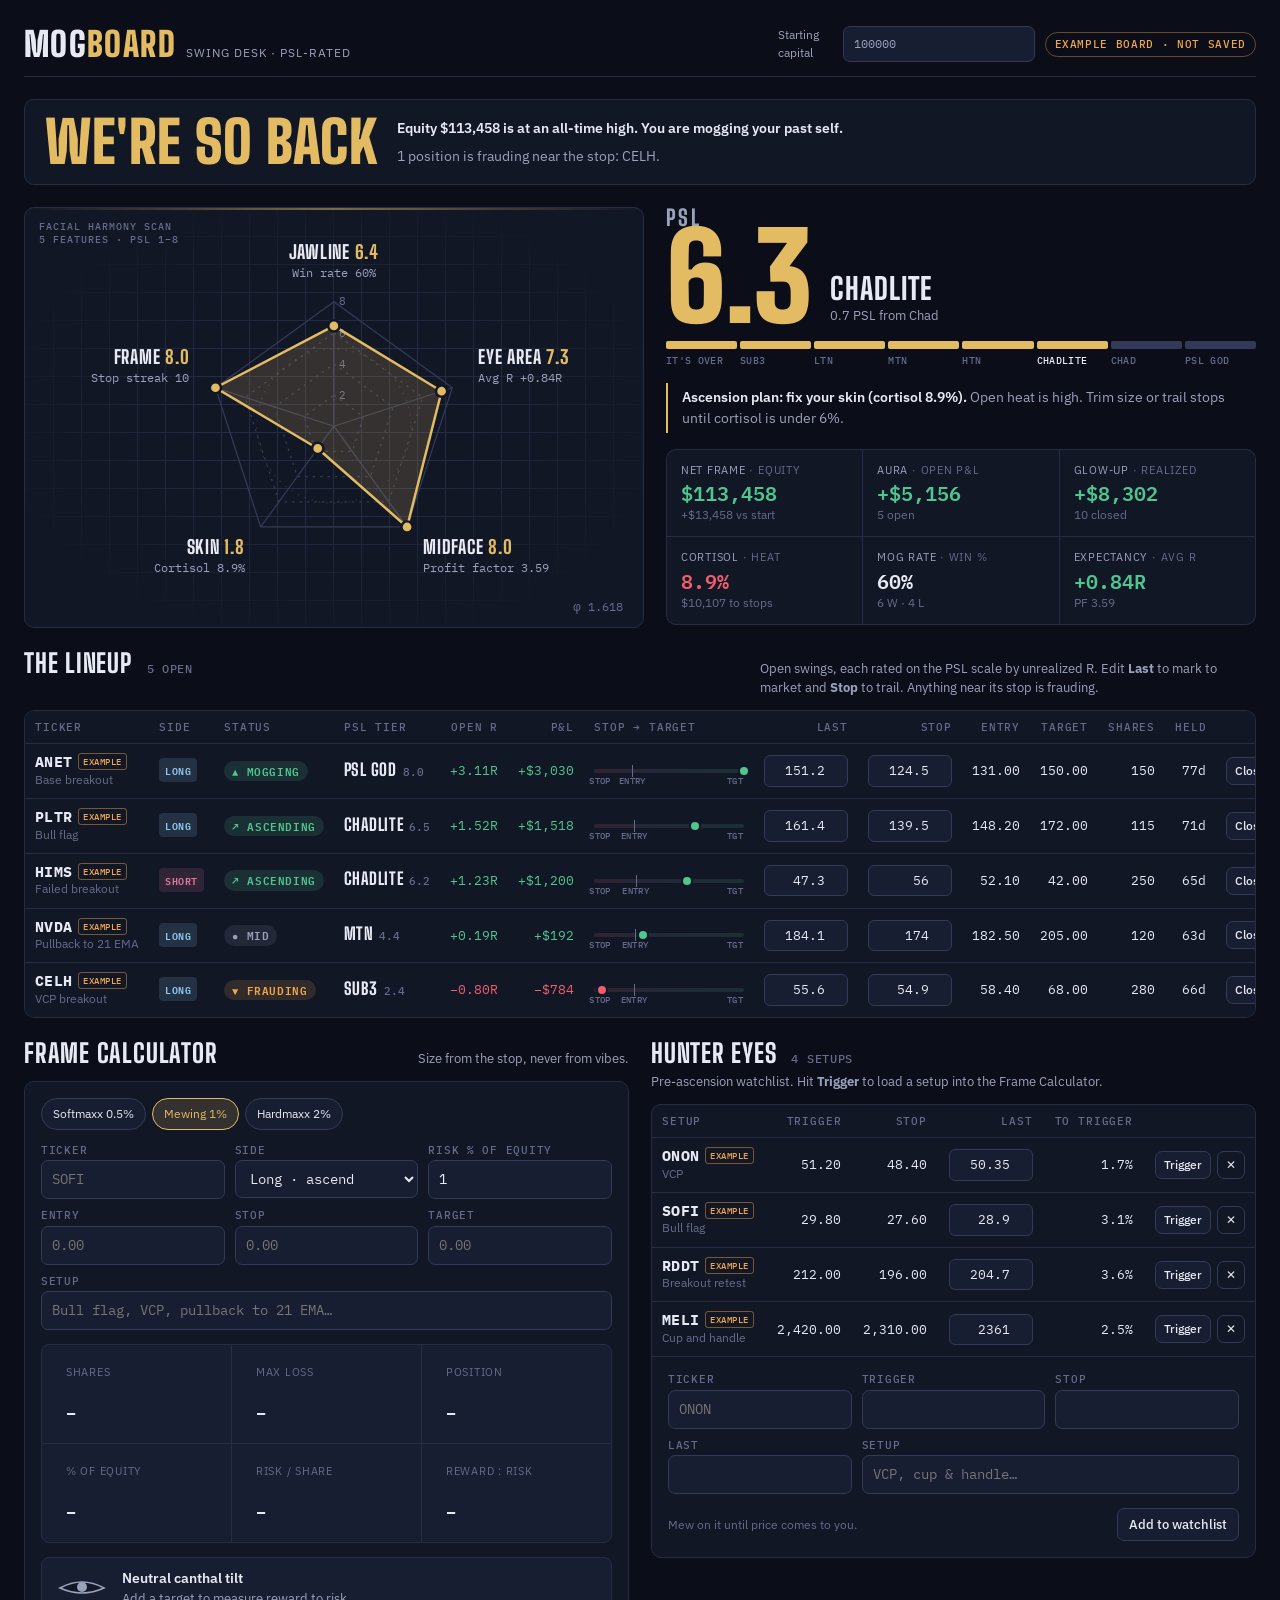
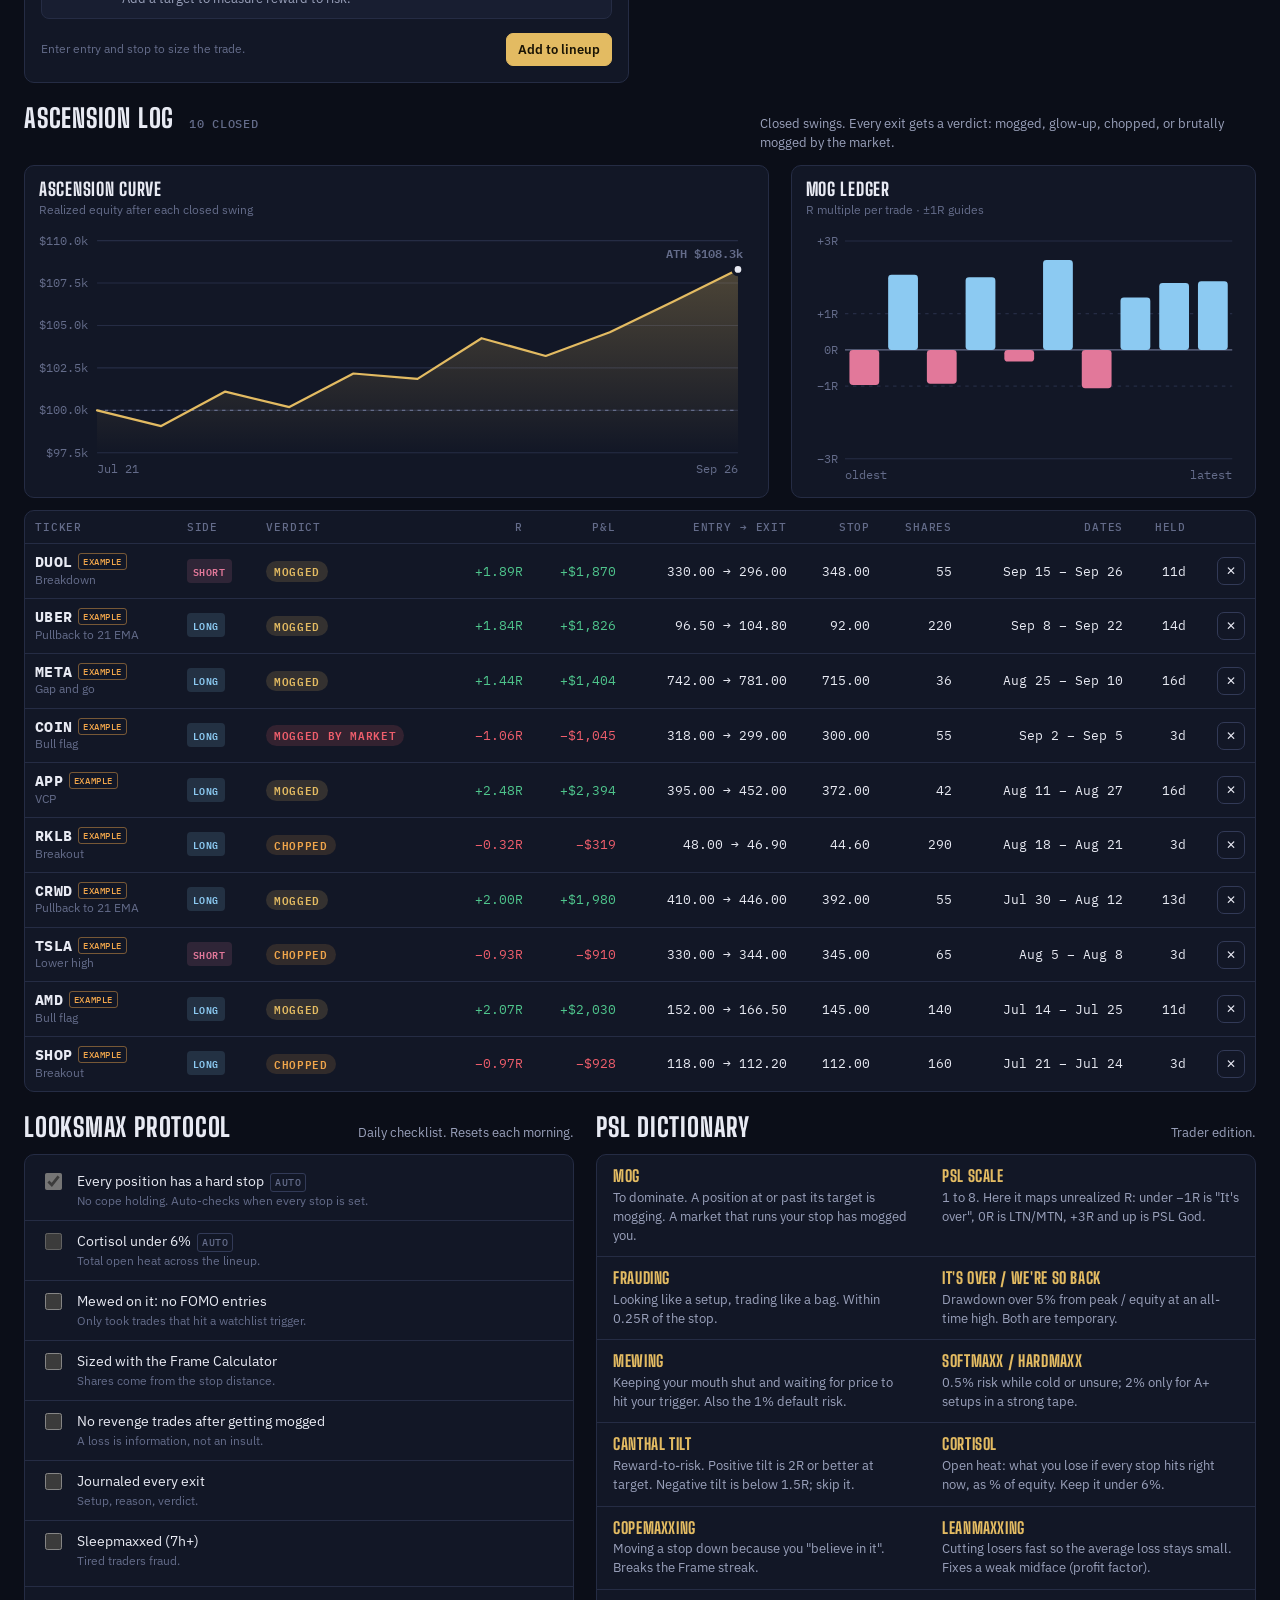
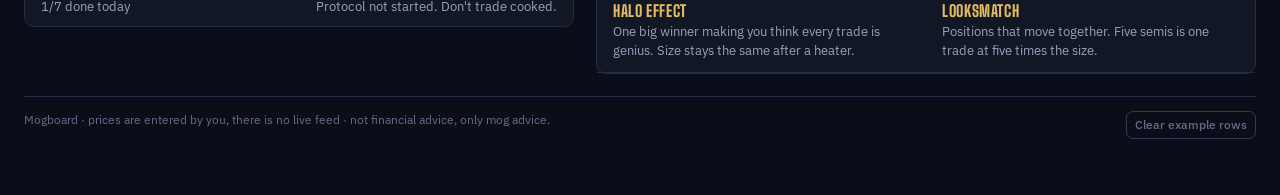
<file: index.html>
<!doctype html>
<html lang="en">
<head>
<meta charset="utf-8">
<meta name="viewport" content="width=device-width, initial-scale=1, viewport-fit=cover">
<title>Mogboard</title>
<link rel="preconnect" href="https://fonts.googleapis.com">
<link rel="preconnect" href="https://fonts.gstatic.com" crossorigin>
<link rel="stylesheet" href="https://fonts.googleapis.com/css2?family=Big+Shoulders+Display:wght@600;800;900&family=IBM+Plex+Mono:wght@400;500;600&family=IBM+Plex+Sans:wght@400;500;600&display=swap">
<style>
/* Layout: a face-scan clinic for your portfolio. Rating panel (radar "face") up top, then the board, the tools, the ledger, the protocol. Single dark look, by choice. */
:root {
  color-scheme: dark;
  --bg: #0b0e18;
  --panel: #121726;
  --panel-2: #181e31;
  --line: #252c44;
  --line-2: #323a57;
  --fg: #e8eaf3;
  --muted: #9aa1bb;
  --faint: #646c8a;
  --gold: #e3bb62;        /* phi gold: the accent */
  --gold-dim: rgba(227,187,98,.16);
  --ice: #8ccaf2;         /* wins / positive polarity */
  --rose: #e2789a;        /* losses / negative polarity */
  --good: #4fc68d;
  --warn: #f1a64b;
  --bad: #ef5e6c;
  --good-bg: rgba(79,198,141,.14);
  --warn-bg: rgba(241,166,75,.14);
  --bad-bg: rgba(239,94,108,.15);
  --neutral-bg: rgba(154,161,187,.12);
  --f-display: "Big Shoulders Display", "Arial Narrow", Impact, sans-serif;
  --f-body: "IBM Plex Sans", system-ui, -apple-system, "Segoe UI", sans-serif;
  --f-mono: "IBM Plex Mono", ui-monospace, "SF Mono", Menlo, monospace;
  --r: 10px;
}
* { box-sizing: border-box; }
body {
  background: var(--bg);
  color: var(--fg);
  font: 14px/1.5 var(--f-body);
  padding-inline: 16px;
  padding-block: 0 48px;
}
.wrap { max-width: 1240px; margin: 0 auto; display: flex; flex-direction: column; gap: 22px; }
button, input, select { font: inherit; color: inherit; }
:focus-visible { outline: 2px solid var(--gold); outline-offset: 2px; }
.num, td.n, .mono { font-family: var(--f-mono); font-variant-numeric: tabular-nums; }

/* ---------- header ---------- */
header.top {
  display: flex; flex-wrap: wrap; align-items: center; justify-content: space-between; gap: 12px 20px;
  padding-block: 18px 14px; border-bottom: 1px solid var(--line);
}
.brand { display: flex; align-items: baseline; gap: 10px; }
.brand h1 {
  margin: 0; font: 900 34px/1 var(--f-display); letter-spacing: .04em; text-transform: uppercase;
}
.brand h1 span { color: var(--gold); }
.brand .tag { color: var(--muted); font-size: 12px; letter-spacing: .08em; text-transform: uppercase; }
.top-right { display: flex; flex-wrap: wrap; align-items: center; gap: 10px; }
.mode-chip {
  font: 500 11px/1 var(--f-mono); letter-spacing: .06em; text-transform: uppercase;
  padding: 6px 9px; border-radius: 999px; border: 1px solid var(--line-2); color: var(--muted);
}
.mode-chip.live { color: var(--good); border-color: rgba(79,198,141,.4); }
.mode-chip.demo { color: var(--warn); border-color: rgba(241,166,75,.4); }
.cap-field { display: flex; align-items: center; gap: 8px; color: var(--muted); font-size: 12px; }
.cap-field input { width: 120px; }

/* ---------- banner ---------- */
.banner {
  display: grid; grid-template-columns: auto 1fr; gap: 4px 18px; align-items: center;
  padding: 16px 20px; border-radius: var(--r); background: var(--panel); border: 1px solid var(--line);
}
.banner .verdict {
  grid-row: span 2; font: 900 clamp(34px, 6vw, 58px)/.9 var(--f-display); text-transform: uppercase; letter-spacing: .01em;
}
.banner.back .verdict { color: var(--gold); }
.banner.over .verdict { color: var(--rose); }
.banner.mid .verdict { color: var(--fg); }
.banner .line1 { font-weight: 600; }
.banner .line2 { color: var(--muted); }
@media (max-width: 560px) { .banner { grid-template-columns: 1fr; } .banner .verdict { grid-row: auto; } }

/* ---------- rating panel ---------- */
.rating { display: grid; grid-template-columns: minmax(0, 1.05fr) minmax(0, 1fr); gap: 22px; }
@media (max-width: 860px) { .rating { grid-template-columns: 1fr; } }
.scan {
  position: relative; border-radius: var(--r); border: 1px solid var(--line);
  background:
    linear-gradient(var(--line) 1px, transparent 1px) 0 0 / 100% 28px,
    linear-gradient(90deg, var(--line) 1px, transparent 1px) 0 0 / 28px 100%,
    var(--panel);
  background-blend-mode: normal;
  padding: 14px 10px 6px; overflow: hidden;
}
.scan::before { content: ""; position: absolute; inset: 0; background: radial-gradient(ellipse at 50% 50%, transparent 30%, var(--panel) 78%); pointer-events: none; }
.scan svg { position: relative; display: block; width: 100%; height: auto; }
.scan .scan-label {
  position: absolute; top: 12px; left: 14px; z-index: 1;
  font: 500 10px/1.3 var(--f-mono); letter-spacing: .1em; text-transform: uppercase; color: var(--faint);
}
.scan .scanline {
  position: absolute; left: 0; right: 0; height: 2px; top: 0; z-index: 1;
  background: linear-gradient(90deg, transparent, var(--gold), transparent); opacity: .5;
  animation: scan 4.5s ease-in-out infinite alternate;
}
@keyframes scan { from { top: 4%; } to { top: 94%; } }
@media (prefers-reduced-motion: reduce) { .scan .scanline { animation: none; display: none; } }

.score-card { display: flex; flex-direction: column; gap: 16px; min-width: 0; }
.psl-big { display: flex; align-items: flex-end; gap: 18px; flex-wrap: wrap; }
.psl-big .val { font: 900 clamp(76px, 12vw, 120px)/.8 var(--f-display); color: var(--gold); letter-spacing: -.01em; }
.psl-big .unit { font: 800 22px/1 var(--f-display); letter-spacing: .12em; color: var(--muted); text-transform: uppercase; }
.psl-big .tier { font: 800 30px/1 var(--f-display); text-transform: uppercase; letter-spacing: .03em; }
.psl-big .tier small { display: block; font: 400 13px/1.4 var(--f-body); color: var(--muted); letter-spacing: 0; text-transform: none; margin-top: 4px; }
.scale { display: grid; grid-template-columns: repeat(8, 1fr); gap: 3px; }
.scale div { height: 8px; border-radius: 2px; background: var(--line-2); }
.scale div.on { background: var(--gold); }
.scale-labels { display: grid; grid-template-columns: repeat(8, 1fr); gap: 3px; font: 500 9.5px/1.2 var(--f-mono); color: var(--faint); text-transform: uppercase; letter-spacing: .04em; }
.scale-labels span.on { color: var(--fg); }
.fix {
  border-left: 2px solid var(--gold); padding: 4px 0 4px 14px; color: var(--muted);
}
.fix b { color: var(--fg); font-weight: 600; }
.kpis { display: grid; grid-template-columns: repeat(3, minmax(0, 1fr)); gap: 1px; background: var(--line); border: 1px solid var(--line); border-radius: var(--r); overflow: hidden; }
@media (max-width: 520px) { .kpis { grid-template-columns: repeat(2, minmax(0, 1fr)); } }
.kpi { background: var(--panel); padding: 12px 14px; min-width: 0; }
.kpi .k { font-size: 11px; letter-spacing: .07em; text-transform: uppercase; color: var(--muted); }
.kpi .k em { font-style: normal; color: var(--faint); }
.kpi .v { font: 600 20px/1.3 var(--f-mono); font-variant-numeric: tabular-nums; margin-top: 2px; }
.kpi .s { font-size: 12px; color: var(--faint); }
.pos { color: var(--good); } .neg { color: var(--bad); }

/* ---------- sections ---------- */
section.block { display: flex; flex-direction: column; gap: 12px; }
.sec-head { display: flex; flex-wrap: wrap; align-items: baseline; justify-content: space-between; gap: 6px 16px; }
.sec-head h2 { margin: 0; font: 800 26px/1 var(--f-display); text-transform: uppercase; letter-spacing: .03em; text-wrap: balance; }
.sec-head h2 small { font: 500 12px/1 var(--f-mono); color: var(--faint); letter-spacing: .06em; margin-left: 8px; }
.sec-head p { margin: 0; color: var(--muted); font-size: 13px; max-width: 62ch; }
.panel { background: var(--panel); border: 1px solid var(--line); border-radius: var(--r); }
.table-scroll { overflow-x: auto; }
table { width: 100%; border-collapse: collapse; font-size: 13px; }
th { text-align: left; font: 500 10.5px/1.2 var(--f-mono); letter-spacing: .08em; text-transform: uppercase; color: var(--faint); padding: 10px 10px; border-bottom: 1px solid var(--line); white-space: nowrap; }
td { padding: 10px; border-bottom: 1px solid var(--line); vertical-align: middle; white-space: nowrap; }
tr:last-child td { border-bottom: 0; }
th.n, td.n { text-align: right; }
.tk { font: 700 15px/1.1 var(--f-mono); letter-spacing: .02em; }
.tk-sub { font-size: 11.5px; color: var(--faint); }
.side { font: 600 10px/1 var(--f-mono); padding: 3px 6px; border-radius: 4px; letter-spacing: .06em; }
.side.long { background: rgba(140,202,242,.14); color: var(--ice); }
.side.short { background: rgba(226,120,154,.14); color: var(--rose); }
.ex { font: 500 9px/1 var(--f-mono); color: var(--warn); border: 1px solid rgba(241,166,75,.45); border-radius: 3px; padding: 2px 4px; margin-left: 6px; letter-spacing: .06em; vertical-align: 2px; }
.cell-in { width: 84px; background: var(--panel-2); border: 1px solid var(--line-2); border-radius: 6px; padding: 5px 7px; text-align: right; font-family: var(--f-mono); font-variant-numeric: tabular-nums; }
.cell-in:hover { border-color: var(--faint); }

.pill { display: inline-flex; align-items: center; gap: 5px; font: 600 10.5px/1 var(--f-mono); letter-spacing: .06em; text-transform: uppercase; padding: 5px 8px; border-radius: 999px; }
.pill.good { background: var(--good-bg); color: var(--good); }
.pill.warn { background: var(--warn-bg); color: var(--warn); }
.pill.bad { background: var(--bad-bg); color: var(--bad); }
.pill.neutral { background: var(--neutral-bg); color: var(--muted); }
.pill.gold { background: var(--gold-dim); color: var(--gold); }

.tier-chip { display: inline-flex; align-items: baseline; gap: 6px; }
.tier-chip b { font: 800 17px/1 var(--f-display); letter-spacing: .03em; text-transform: uppercase; }
.tier-chip span { font: 500 11px/1 var(--f-mono); color: var(--faint); }

/* stop → target "jawline" bar */
.jaw { position: relative; width: 150px; height: 26px; }
.jaw .track { position: absolute; left: 0; right: 0; top: 11px; height: 4px; border-radius: 2px; background: linear-gradient(90deg, var(--bad-bg), var(--neutral-bg) 40%, var(--good-bg)); }
.jaw .tick { position: absolute; top: 7px; width: 1px; height: 12px; background: var(--faint); }
.jaw .dot { position: absolute; top: 7px; width: 12px; height: 12px; margin-left: -6px; border-radius: 50%; background: var(--fg); border: 2px solid var(--panel); }
.jaw .lbl { position: absolute; top: 19px; font: 500 8.5px/1 var(--f-mono); color: var(--faint); letter-spacing: .04em; transform: translateX(-50%); }

.btn {
  display: inline-flex; align-items: center; gap: 6px; cursor: pointer;
  border: 1px solid var(--line-2); background: var(--panel-2); border-radius: 7px; padding: 6px 11px; font-size: 12.5px; font-weight: 500;
}
.btn:hover { border-color: var(--faint); }
.btn.primary { background: var(--gold); color: #1a1405; border-color: var(--gold); font-weight: 600; }
.btn.primary:hover { filter: brightness(1.07); }
.btn.ghost { background: transparent; }
.btn.danger:hover { border-color: var(--bad); color: var(--bad); }
.btn.sm { padding: 4px 8px; font-size: 12px; }
.actions { display: flex; gap: 6px; justify-content: flex-end; }

.close-row td { background: var(--panel-2); }
.close-form { display: flex; flex-wrap: wrap; align-items: center; gap: 10px; white-space: normal; }
.close-form label { display: flex; align-items: center; gap: 6px; color: var(--muted); font-size: 12px; }

.empty { padding: 28px 20px; text-align: center; color: var(--muted); display: flex; flex-direction: column; align-items: center; gap: 12px; }
.empty b { color: var(--fg); font: 800 22px/1 var(--f-display); text-transform: uppercase; letter-spacing: .03em; }

/* ---------- tools grid ---------- */
.tools { display: grid; grid-template-columns: minmax(0, 1fr) minmax(0, 1fr); gap: 22px; }
@media (max-width: 900px) { .tools { grid-template-columns: 1fr; } }
.form { padding: 16px; display: flex; flex-direction: column; gap: 14px; }
.grid-fields { display: grid; grid-template-columns: repeat(3, minmax(0, 1fr)); gap: 10px; }
@media (max-width: 520px) { .grid-fields { grid-template-columns: repeat(2, minmax(0, 1fr)); } }
.field { display: flex; flex-direction: column; gap: 4px; min-width: 0; }
.field label { font: 500 10.5px/1.2 var(--f-mono); letter-spacing: .07em; text-transform: uppercase; color: var(--faint); }
.field input, .field select, .cap-field input {
  width: 100%; background: var(--panel-2); border: 1px solid var(--line-2); border-radius: 7px; padding: 8px 10px;
  font-family: var(--f-mono); font-variant-numeric: tabular-nums;
}
.seg { display: flex; flex-wrap: wrap; gap: 6px; }
.seg button { cursor: pointer; border: 1px solid var(--line-2); background: var(--panel-2); border-radius: 999px; padding: 6px 11px; font-size: 12px; }
.seg button[aria-pressed="true"] { border-color: var(--gold); color: var(--gold); background: var(--gold-dim); }
.out { display: grid; grid-template-columns: repeat(3, minmax(0, 1fr)); gap: 1px; background: var(--line); border-radius: 8px; overflow: hidden; border: 1px solid var(--line); }
@media (max-width: 520px) { .out { grid-template-columns: repeat(2, minmax(0, 1fr)); } }
.out div { background: var(--panel-2); padding: 10px 12px; min-width: 0; }
.out .k { font-size: 10.5px; letter-spacing: .07em; text-transform: uppercase; color: var(--faint); }
.out .v { font: 600 17px/1.3 var(--f-mono); font-variant-numeric: tabular-nums; }
.tilt { display: flex; align-items: center; gap: 12px; padding: 10px 12px; border-radius: 8px; background: var(--panel-2); border: 1px solid var(--line); }
.tilt svg { flex: none; }
.tilt .t1 { font-weight: 600; }
.tilt .t2 { color: var(--muted); font-size: 12.5px; }
.row-end { display: flex; flex-wrap: wrap; gap: 10px; align-items: center; justify-content: space-between; }
.hint { color: var(--faint); font-size: 12px; }

/* ---------- charts ---------- */
.charts { display: grid; grid-template-columns: minmax(0, 1.6fr) minmax(0, 1fr); gap: 22px; }
@media (max-width: 900px) { .charts { grid-template-columns: 1fr; } }
.chart { position: relative; padding: 14px 14px 8px; }
.chart h3 { margin: 0 0 2px; font: 800 18px/1.1 var(--f-display); text-transform: uppercase; letter-spacing: .04em; }
.chart .sub { color: var(--faint); font-size: 12px; margin-bottom: 6px; }
.chart svg { display: block; width: 100%; height: auto; overflow: visible; }
.chart text { font-family: var(--f-mono); font-size: 10.5px; fill: var(--faint); }
.tip {
  position: absolute; pointer-events: none; z-index: 5; background: var(--bg); border: 1px solid var(--line-2); border-radius: 7px;
  padding: 7px 9px; font-size: 12px; line-height: 1.4; white-space: nowrap; box-shadow: 0 6px 24px rgba(0,0,0,.4);
}
.tip .tk { font-size: 13px; }

/* ---------- protocol + glossary ---------- */
.bottom { display: grid; grid-template-columns: minmax(0, 1fr) minmax(0, 1.2fr); gap: 22px; }
@media (max-width: 900px) { .bottom { grid-template-columns: 1fr; } }
.checks { list-style: none; margin: 0; padding: 6px 0; }
.checks li { display: flex; gap: 12px; align-items: flex-start; padding: 10px 16px; border-bottom: 1px solid var(--line); }
.checks li:last-child { border-bottom: 0; }
.checks input { width: 17px; height: 17px; accent-color: var(--gold); margin-top: 2px; flex: none; }
.checks label { cursor: pointer; }
.checks .auto { font: 500 9.5px/1 var(--f-mono); color: var(--faint); border: 1px solid var(--line-2); border-radius: 3px; padding: 2px 4px; margin-left: 6px; letter-spacing: .06em; }
.checks .why { display: block; color: var(--faint); font-size: 12px; }
.proto-foot { display: flex; justify-content: space-between; gap: 10px; flex-wrap: wrap; padding: 10px 16px; border-top: 1px solid var(--line); color: var(--muted); font-size: 12.5px; }
.gloss { display: grid; grid-template-columns: repeat(2, minmax(0, 1fr)); gap: 0; }
@media (max-width: 560px) { .gloss { grid-template-columns: 1fr; } }
.gloss div { padding: 12px 16px; border-bottom: 1px solid var(--line); }
.gloss dt { font: 800 16px/1.1 var(--f-display); text-transform: uppercase; letter-spacing: .04em; color: var(--gold); }
.gloss dd { margin: 3px 0 0; color: var(--muted); font-size: 12.5px; }

footer { color: var(--faint); font-size: 12px; border-top: 1px solid var(--line); padding-top: 14px; display: flex; flex-wrap: wrap; justify-content: space-between; gap: 8px; }

.toast {
  position: fixed; left: 50%; bottom: calc(18px + env(safe-area-inset-bottom, 0px)); transform: translateX(-50%); z-index: 20;
  background: var(--panel-2); border: 1px solid var(--line-2); border-radius: 8px; padding: 10px 14px; font-size: 13px; max-width: calc(100% - 32px);
  box-shadow: 0 8px 30px rgba(0,0,0,.45);
}
</style>
</head>
<body>
<div class="wrap">
  <header class="top">
    <div class="brand">
      <h1>Mog<span>board</span></h1>
      <span class="tag">Swing desk · PSL-rated</span>
    </div>
    <div class="top-right">
      <div class="cap-field"><label for="startEq">Starting capital</label><input id="startEq" type="number" min="0" step="100" inputmode="decimal"></div>
      <span id="modeChip" class="mode-chip">Connecting…</span>
    </div>
  </header>

  <div id="banner" class="banner mid">
    <div class="verdict">Scanning…</div>
    <div class="line1">Running facial analysis on your book.</div>
    <div class="line2">Hold still. Mew.</div>
  </div>

  <!-- Rating -->
  <section class="rating" aria-label="Portfolio PSL rating">
    <div class="scan">
      <div class="scan-label">Facial harmony scan<br>5 features · PSL 1–8</div>
      <div class="scanline" aria-hidden="true"></div>
      <div id="radar"></div>
    </div>
    <div class="score-card">
      <div class="psl-big">
        <div><div class="unit">PSL</div><div id="pslVal" class="val">–</div></div>
        <div id="pslTier" class="tier">–<small>Awaiting scan</small></div>
      </div>
      <div>
        <div id="scale" class="scale"></div>
        <div id="scaleLabels" class="scale-labels" style="margin-top:6px"></div>
      </div>
      <div id="fix" class="fix">Load a board to get your ascension plan.</div>
      <div id="kpis" class="kpis"></div>
    </div>
  </section>

  <!-- Open positions -->
  <section class="block">
    <div class="sec-head">
      <h2>The Lineup <small id="posCount"></small></h2>
      <p>Open swings, each rated on the PSL scale by unrealized R. Edit <b>Last</b> to mark to market and <b>Stop</b> to trail. Anything near its stop is frauding.</p>
    </div>
    <div class="panel table-scroll" id="posWrap"></div>
  </section>

  <!-- Tools -->
  <div class="tools">
    <section class="block">
      <div class="sec-head">
        <h2>Frame Calculator</h2>
        <p>Size from the stop, never from vibes.</p>
      </div>
      <form class="panel form" id="calc" autocomplete="off">
        <div class="seg" role="group" aria-label="Risk per trade">
          <button type="button" data-risk="0.5" aria-pressed="false">Softmaxx 0.5%</button>
          <button type="button" data-risk="1" aria-pressed="true">Mewing 1%</button>
          <button type="button" data-risk="2" aria-pressed="false">Hardmaxx 2%</button>
        </div>
        <div class="grid-fields">
          <div class="field"><label for="cTicker">Ticker</label><input id="cTicker" placeholder="SOFI" maxlength="10"></div>
          <div class="field"><label for="cSide">Side</label>
            <select id="cSide"><option value="long">Long · ascend</option><option value="short">Short · mog it down</option></select></div>
          <div class="field"><label for="cRisk">Risk % of equity</label><input id="cRisk" type="number" step="0.1" min="0.1" value="1" inputmode="decimal"></div>
          <div class="field"><label for="cEntry">Entry</label><input id="cEntry" type="number" step="0.01" inputmode="decimal" placeholder="0.00"></div>
          <div class="field"><label for="cStop">Stop</label><input id="cStop" type="number" step="0.01" inputmode="decimal" placeholder="0.00"></div>
          <div class="field"><label for="cTarget">Target</label><input id="cTarget" type="number" step="0.01" inputmode="decimal" placeholder="0.00"></div>
          <div class="field" style="grid-column: span 3"><label for="cSetup">Setup</label><input id="cSetup" placeholder="Bull flag, VCP, pullback to 21 EMA…" maxlength="40"></div>
        </div>
        <div class="out" id="calcOut"></div>
        <div class="tilt" id="tilt"></div>
        <div class="row-end">
          <span class="hint" id="calcHint">Enter entry and stop to size the trade.</span>
          <button type="submit" class="btn primary">Add to lineup</button>
        </div>
      </form>
    </section>

    <section class="block">
      <div class="sec-head">
        <h2>Hunter Eyes <small id="watchCount"></small></h2>
        <p>Pre-ascension watchlist. Hit <b>Trigger</b> to load a setup into the Frame Calculator.</p>
      </div>
      <div class="panel">
        <div class="table-scroll" id="watchWrap"></div>
        <form id="watchForm" class="form" style="border-top:1px solid var(--line)" autocomplete="off">
          <div class="grid-fields">
            <div class="field"><label for="wTicker">Ticker</label><input id="wTicker" required maxlength="10" placeholder="ONON"></div>
            <div class="field"><label for="wTrigger">Trigger</label><input id="wTrigger" type="number" step="0.01" required inputmode="decimal"></div>
            <div class="field"><label for="wStop">Stop</label><input id="wStop" type="number" step="0.01" required inputmode="decimal"></div>
            <div class="field"><label for="wLast">Last</label><input id="wLast" type="number" step="0.01" inputmode="decimal"></div>
            <div class="field" style="grid-column: span 2"><label for="wSetup">Setup</label><input id="wSetup" maxlength="40" placeholder="VCP, cup & handle…"></div>
          </div>
          <div class="row-end"><span class="hint">Mew on it until price comes to you.</span><button class="btn" type="submit">Add to watchlist</button></div>
        </form>
      </div>
    </section>
  </div>

  <!-- Ledger -->
  <section class="block">
    <div class="sec-head">
      <h2>Ascension Log <small id="tradeCount"></small></h2>
      <p>Closed swings. Every exit gets a verdict: mogged, glow-up, chopped, or brutally mogged by the market.</p>
    </div>
    <div class="charts">
      <div class="panel chart" id="eqChart"></div>
      <div class="panel chart" id="rChart"></div>
    </div>
    <div class="panel table-scroll" id="tradeWrap"></div>
  </section>

  <!-- Protocol + glossary -->
  <div class="bottom">
    <section class="block">
      <div class="sec-head"><h2>Looksmax Protocol</h2><p>Daily checklist. Resets each morning.</p></div>
      <div class="panel" id="protocol"></div>
    </section>
    <section class="block">
      <div class="sec-head"><h2>PSL Dictionary</h2><p>Trader edition.</p></div>
      <dl class="panel gloss" style="margin:0">
        <div><dt>Mog</dt><dd>To dominate. A position at or past its target is mogging. A market that runs your stop has mogged you.</dd></div>
        <div><dt>PSL scale</dt><dd>1 to 8. Here it maps unrealized R: under −1R is "It's over", 0R is LTN/MTN, +3R and up is PSL God.</dd></div>
        <div><dt>Frauding</dt><dd>Looking like a setup, trading like a bag. Within 0.25R of the stop.</dd></div>
        <div><dt>It's over / We're so back</dt><dd>Drawdown over 5% from peak / equity at an all-time high. Both are temporary.</dd></div>
        <div><dt>Mewing</dt><dd>Keeping your mouth shut and waiting for price to hit your trigger. Also the 1% default risk.</dd></div>
        <div><dt>Softmaxx / Hardmaxx</dt><dd>0.5% risk while cold or unsure; 2% only for A+ setups in a strong tape.</dd></div>
        <div><dt>Canthal tilt</dt><dd>Reward-to-risk. Positive tilt is 2R or better at target. Negative tilt is below 1.5R; skip it.</dd></div>
        <div><dt>Cortisol</dt><dd>Open heat: what you lose if every stop hits right now, as % of equity. Keep it under 6%.</dd></div>
        <div><dt>Copemaxxing</dt><dd>Moving a stop down because you "believe in it". Breaks the Frame streak.</dd></div>
        <div><dt>Leanmaxxing</dt><dd>Cutting losers fast so the average loss stays small. Fixes a weak midface (profit factor).</dd></div>
        <div><dt>Halo effect</dt><dd>One big winner making you think every trade is genius. Size stays the same after a heater.</dd></div>
        <div><dt>Looksmatch</dt><dd>Positions that move together. Five semis is one trade at five times the size.</dd></div>
      </dl>
    </section>
  </div>

  <footer>
    <span>Mogboard · prices are entered by you, there is no live feed · not financial advice, only mog advice.</span>
    <span id="footClear"></span>
  </footer>
</div>
<div id="toast" class="toast" hidden></div>

<script>
(() => {
"use strict";

/* ===================== constants ===================== */
const TIERS = [
  { name: "It's over", note: "Stopped or about to be. Close it." },
  { name: "Sub3",      note: "Chopped. Deep red, under −0.5R." },
  { name: "LTN",       note: "Low-tier normie. Slightly red." },
  { name: "MTN",       note: "Mid-tier normie. Flat to +0.5R." },
  { name: "HTN",       note: "High-tier normie. Working." },
  { name: "Chadlite",  note: "+1R to +2R. Trail the stop." },
  { name: "Chad",      note: "+2R to +3R. Mogging the tape." },
  { name: "PSL God",   note: "+3R or more. Ascended." },
];
const R_BANDS = [-Infinity, -1, -0.5, 0, 0.5, 1, 2, 3, Infinity];
const DEFAULT_SETTINGS = { startingEquity: 100000, riskPct: 1, protocol: { date: "", checks: {} } };
const PROTOCOL = [
  { id: "stops",   text: "Every position has a hard stop", why: "No cope holding. Auto-checks when every stop is set.", auto: true },
  { id: "heat",    text: "Cortisol under 6%", why: "Total open heat across the lineup.", auto: true },
  { id: "mew",     text: "Mewed on it: no FOMO entries", why: "Only took trades that hit a watchlist trigger." },
  { id: "frame",   text: "Sized with the Frame Calculator", why: "Shares come from the stop distance." },
  { id: "revenge", text: "No revenge trades after getting mogged", why: "A loss is information, not an insult." },
  { id: "journal", text: "Journaled every exit", why: "Setup, reason, verdict." },
  { id: "sleep",   text: "Sleepmaxxed (7h+)", why: "Tired traders fraud." },
];

/* Example board. Marked example:true and shown with an EXAMPLE tag. */
const EXAMPLES = {
  settings: { startingEquity: 100000, riskPct: 1 },
  positions: [
    { ticker: "ANET", side: "long",  setup: "Base breakout",       entry: 131.00, stop: 124.50, target: 150.00, shares: 150, last: 151.20, opened: "2026-09-18" },
    { ticker: "PLTR", side: "long",  setup: "Bull flag",           entry: 148.20, stop: 139.50, target: 172.00, shares: 115, last: 161.40, opened: "2026-09-24" },
    { ticker: "HIMS", side: "short", setup: "Failed breakout",     entry: 52.10,  stop: 56.00,  target: 42.00,  shares: 250, last: 47.30,  opened: "2026-09-30" },
    { ticker: "NVDA", side: "long",  setup: "Pullback to 21 EMA",  entry: 182.50, stop: 174.00, target: 205.00, shares: 120, last: 184.10, opened: "2026-10-02" },
    { ticker: "CELH", side: "long",  setup: "VCP breakout",        entry: 58.40,  stop: 54.90,  target: 68.00,  shares: 280, last: 55.60,  opened: "2026-09-29" },
  ],
  trades: [
    { ticker: "AMD",  side: "long",  setup: "Bull flag",          entry: 152.00, stop: 145.00, exit: 166.50, shares: 140, opened: "2026-07-14", closed: "2026-07-25" },
    { ticker: "SHOP", side: "long",  setup: "Breakout",           entry: 118.00, stop: 112.00, exit: 112.20, shares: 160, opened: "2026-07-21", closed: "2026-07-24" },
    { ticker: "CRWD", side: "long",  setup: "Pullback to 21 EMA", entry: 410.00, stop: 392.00, exit: 446.00, shares: 55,  opened: "2026-07-30", closed: "2026-08-12" },
    { ticker: "TSLA", side: "short", setup: "Lower high",         entry: 330.00, stop: 345.00, exit: 344.00, shares: 65,  opened: "2026-08-05", closed: "2026-08-08" },
    { ticker: "APP",  side: "long",  setup: "VCP",                entry: 395.00, stop: 372.00, exit: 452.00, shares: 42,  opened: "2026-08-11", closed: "2026-08-27" },
    { ticker: "RKLB", side: "long",  setup: "Breakout",           entry: 48.00,  stop: 44.60,  exit: 46.90,  shares: 290, opened: "2026-08-18", closed: "2026-08-21" },
    { ticker: "META", side: "long",  setup: "Gap and go",         entry: 742.00, stop: 715.00, exit: 781.00, shares: 36,  opened: "2026-08-25", closed: "2026-09-10" },
    { ticker: "COIN", side: "long",  setup: "Bull flag",          entry: 318.00, stop: 300.00, exit: 299.00, shares: 55,  opened: "2026-09-02", closed: "2026-09-05" },
    { ticker: "UBER", side: "long",  setup: "Pullback to 21 EMA", entry: 96.50,  stop: 92.00,  exit: 104.80, shares: 220, opened: "2026-09-08", closed: "2026-09-22" },
    { ticker: "DUOL", side: "short", setup: "Breakdown",          entry: 330.00, stop: 348.00, exit: 296.00, shares: 55,  opened: "2026-09-15", closed: "2026-09-26" },
  ],
  watch: [
    { ticker: "ONON", setup: "VCP",              trigger: 51.20,   stop: 48.40,   last: 50.35 },
    { ticker: "SOFI", setup: "Bull flag",        trigger: 29.80,   stop: 27.60,   last: 28.90 },
    { ticker: "RDDT", setup: "Breakout retest",  trigger: 212.00,  stop: 196.00,  last: 204.70 },
    { ticker: "MELI", setup: "Cup and handle",   trigger: 2420.00, stop: 2310.00, last: 2361.00 },
  ],
};

/* ===================== state ===================== */
const S = {
  mode: "connecting",          // connecting | live | demo
  settings: clone(DEFAULT_SETTINGS),
  positions: [], trades: [], watch: [],
  loaded: { positions: false, trades: false, watch: false },
  closing: null,
};
let DB = null;

/* ===================== helpers ===================== */
function clone(o) { return JSON.parse(JSON.stringify(o)); }
function uid() { return Math.random().toString(36).slice(2, 9) + Date.now().toString(36); }
function esc(s) { return String(s ?? "").replace(/[&<>"']/g, c => ({ "&": "&amp;", "<": "&lt;", ">": "&gt;", '"': "&quot;", "'": "&#39;" }[c])); }
function num(v) { const n = parseFloat(v); return Number.isFinite(n) ? n : NaN; }
function clamp(v, a, b) { return Math.max(a, Math.min(b, v)); }
function todayStr() { const d = new Date(); return d.getFullYear() + "-" + String(d.getMonth() + 1).padStart(2, "0") + "-" + String(d.getDate()).padStart(2, "0"); }
function daysBetween(a, b) { const x = Date.parse(a), y = Date.parse(b); return Number.isFinite(x) && Number.isFinite(y) ? Math.max(0, Math.round((y - x) / 864e5)) : 0; }
const fmtUsd0 = new Intl.NumberFormat("en-US", { style: "currency", currency: "USD", maximumFractionDigits: 0 });
const fmtPx = new Intl.NumberFormat("en-US", { minimumFractionDigits: 2, maximumFractionDigits: 2 });
function usd(v, sign) { const s = fmtUsd0.format(Math.abs(v)); return sign ? (v > 0 ? "+" : v < 0 ? "−" : "") + s : (v < 0 ? "−" + s : s); }
function px(v) { return Number.isFinite(v) ? fmtPx.format(v) : "–"; }
function rFmt(r) { return Number.isFinite(r) ? (r > 0 ? "+" : r < 0 ? "−" : "") + Math.abs(r).toFixed(2) + "R" : "–"; }
function pct(v, d = 1) { return Number.isFinite(v) ? (v * 100).toFixed(d) + "%" : "–"; }
function sgnCls(v) { return v > 0 ? "pos" : v < 0 ? "neg" : ""; }
function fmtDate(s) { const d = new Date(s + "T00:00:00"); return isNaN(d) ? s : d.toLocaleDateString("en-US", { month: "short", day: "numeric" }); }

let toastTimer;
function toast(msg) {
  const t = document.getElementById("toast");
  t.textContent = msg; t.hidden = false;
  clearTimeout(toastTimer); toastTimer = setTimeout(() => { t.hidden = true; }, 3200);
}

/* ===================== trade math ===================== */
const dir = p => (p.side === "short" ? -1 : 1);
const riskPerShare = p => Math.abs(p.entry - p.stop);
function openR(p) { const r = riskPerShare(p); return r ? (dir(p) * (p.last - p.entry)) / r : 0; }
function openPnl(p) { return dir(p) * (p.last - p.entry) * p.shares; }
function targetR(p) { const r = riskPerShare(p); return r && Number.isFinite(p.target) ? (dir(p) * (p.target - p.entry)) / r : NaN; }
function heatOf(p) { return Math.max(0, dir(p) * (p.last - p.stop) * p.shares); }
function tradeR(t) { const r = Math.abs(t.entry - t.stop); return r ? (dir(t) * (t.exit - t.entry)) / r : 0; }
function tradePnl(t) { return dir(t) * (t.exit - t.entry) * t.shares; }

function pslFromR(R) {
  for (let i = 0; i < 8; i++) {
    const lo = R_BANDS[i], hi = R_BANDS[i + 1];
    if (R < hi) {
      let frac;
      if (!Number.isFinite(lo)) frac = clamp(1 - (lo === -Infinity ? (hi - R) / 1 : 0), 0, .99);
      else if (!Number.isFinite(hi)) frac = 0;
      else frac = (R - lo) / (hi - lo);
      return { idx: i, score: clamp(i + 1 + frac * .99, 1, 8), tier: TIERS[i] };
    }
  }
  return { idx: 7, score: 8, tier: TIERS[7] };
}
function tierFromScore(s) { const i = clamp(Math.floor(s) - 1, 0, 7); return { idx: i, tier: TIERS[i] }; }

function status(p) {
  const R = openR(p), tR = targetR(p);
  if (dir(p) * (p.last - p.stop) <= 0) return { cls: "bad", icon: "✕", label: "It's over" };
  if (Number.isFinite(tR) && R >= tR) return { cls: "good", icon: "▲", label: "Mogging" };
  if (R <= -0.75) return { cls: "warn", icon: "▼", label: "Frauding" };
  if (R >= 0.25) return { cls: "good", icon: "↗", label: "Ascending" };
  return { cls: "neutral", icon: "●", label: "Mid" };
}
function verdict(R) {
  if (R >= 1) return { cls: "gold", label: "Mogged" };
  if (R >= 0) return { cls: "good", label: "Glow-up" };
  if (R > -1) return { cls: "warn", label: "Chopped" };
  return { cls: "bad", label: "Mogged by market" };
}

function computeStats() {
  const start = num(S.settings.startingEquity) || 0;
  const trades = [...S.trades].sort((a, b) => (a.closed || "").localeCompare(b.closed || ""));
  const realized = trades.reduce((s, t) => s + tradePnl(t), 0);
  const unreal = S.positions.reduce((s, p) => s + openPnl(p), 0);
  const equity = start + realized + unreal;
  const heat = S.positions.reduce((s, p) => s + heatOf(p), 0);
  const Rs = trades.map(tradeR);
  const wins = Rs.filter(r => r > 0).length;
  const grossW = trades.filter(t => tradePnl(t) > 0).reduce((s, t) => s + tradePnl(t), 0);
  const grossL = -trades.filter(t => tradePnl(t) < 0).reduce((s, t) => s + tradePnl(t), 0);
  const winRate = trades.length ? wins / trades.length : NaN;
  const avgR = trades.length ? Rs.reduce((a, b) => a + b, 0) / trades.length : NaN;
  const pf = grossL > 0 ? grossW / grossL : (grossW > 0 ? Infinity : NaN);
  let streak = 0;
  for (let i = Rs.length - 1; i >= 0; i--) { if (Rs[i] >= -1.15) streak++; else break; }
  // equity curve (realized) and peak/drawdown measured on realized + open
  const curve = [{ label: "Start", date: trades[0]?.opened || "", eq: start, t: null }];
  let run = start;
  trades.forEach(t => { run += tradePnl(t); curve.push({ label: t.ticker, date: t.closed, eq: run, t }); });
  const peak = Math.max(...curve.map(c => c.eq), equity);
  const dd = peak > 0 ? (peak - equity) / peak : 0;
  const heatPct = equity > 0 ? heat / equity : 0;

  const has = trades.length > 0;
  const features = [
    { key: "Jawline",  metric: "Win rate",      val: has ? pct(winRate, 0) : "–", score: has ? clamp(1 + (winRate - .25) / .45 * 7, 1, 8) : 4,
      fix: "Your win rate is weak. Only take A+ setups from the watchlist and mew on everything else." },
    { key: "Eye area", metric: "Avg R",         val: has ? rFmt(avgR) : "–", score: has ? clamp(1 + (avgR + .5) / 1.5 * 7, 1, 8) : 4,
      fix: "Your average R is low. Hold runners to target instead of cutting winners at +0.5R." },
    { key: "Midface",  metric: "Profit factor", val: has ? (pf === Infinity ? "∞" : pf.toFixed(2)) : "–", score: has ? (pf === Infinity ? 8 : clamp(1 + (pf - .5) / 2.5 * 7, 1, 8)) : 4,
      fix: "Losers are too big next to winners. Leanmaxx: exit at the stop, no exceptions." },
    { key: "Skin",     metric: "Cortisol",      val: pct(heatPct), score: clamp(8 - heatPct / .10 * 7, 1, 8),
      fix: "Open heat is high. Trim size or trail stops until cortisol is under 6%." },
    { key: "Frame",    metric: "Stop streak",   val: has ? String(streak) : "–", score: has ? clamp(1 + streak / 8 * 7, 1, 8) : 4,
      fix: "Your discipline streak is short. Copemaxxing past −1R resets it to zero." },
  ];
  const psl = features.reduce((s, f) => s + f.score, 0) / features.length;
  return { start, equity, realized, unreal, heat, heatPct, winRate, avgR, pf, streak, curve, peak, dd, trades, features, psl, wins };
}

/* ===================== rendering ===================== */
function isLoading() { return S.mode === "connecting" || (S.mode === "live" && !(S.loaded.positions && S.loaded.trades && S.loaded.watch)); }
function render() {
  const st = computeStats();
  renderMode();
  renderBanner(st);
  renderRating(st);
  renderPositions(st);
  renderWatch();
  renderTrades(st);
  renderCharts(st);
  renderProtocol(st);
  renderFooter();
  const se = document.getElementById("startEq");
  if (document.activeElement !== se) se.value = S.settings.startingEquity ?? "";
  updateCalc();
}

function renderMode() {
  const c = document.getElementById("modeChip");
  c.className = "mode-chip " + (S.mode === "live" ? "live" : S.mode === "demo" ? "demo" : "");
  c.textContent = S.mode === "live" ? "● Saved to your board" : S.mode === "demo" ? "Example board · not saved" : "Connecting…";
  c.title = S.mode === "demo" ? "Saving needs the Claude artifact viewer while signed in. Changes here last until you reload." : "";
}

function renderBanner(st) {
  const el = document.getElementById("banner");
  const fraud = S.positions.filter(p => ["Frauding", "It's over"].includes(status(p).label));
  const fraudLine = fraud.length ? `${fraud.length} position${fraud.length > 1 ? "s are" : " is"} frauding near the stop: ${fraud.map(p => esc(p.ticker)).join(", ")}.` : "No positions frauding. Clean skin.";
  let cls, word, l1;
  if (!S.trades.length && !S.positions.length) { cls = "mid"; word = "Pre-ascension"; l1 = "Empty book. Add a setup with the Frame Calculator."; }
  else if (st.dd <= 0.0005 && st.equity > st.start) { cls = "back"; word = "We're so back"; l1 = `Equity ${usd(st.equity)} is at an all-time high. You are mogging your past self.`; }
  else if (st.dd > 0.05) { cls = "over"; word = "It's over"; l1 = `Down ${pct(st.dd)} from the ${usd(st.peak)} peak. It isn't actually over: drop to softmaxx size and mew.`; }
  else { cls = "mid"; word = st.equity >= st.start ? "Mid but ascending" : "Lowkey cooked"; l1 = `${pct(st.dd)} off the ${usd(st.peak)} peak. Stay on protocol.`; }
  el.className = "banner " + cls;
  el.innerHTML = `<div class="verdict">${word}</div><div class="line1">${l1}</div><div class="line2">${fraudLine}</div>`;
}

function renderRating(st) {
  // radar
  const W = 480, H = 320, cx = W / 2, cy = 164, R = 100, n = st.features.length;
  const ang = i => -Math.PI / 2 + i * 2 * Math.PI / n;
  const pt = (i, v) => [cx + Math.cos(ang(i)) * R * v / 8, cy + Math.sin(ang(i)) * R * v / 8];
  let g = "";
  [2, 4, 6, 8].forEach(l => {
    const pts = st.features.map((_, i) => pt(i, l).join(",")).join(" ");
    g += `<polygon points="${pts}" fill="none" stroke="var(--line-2)" stroke-width="1" ${l === 8 ? "" : 'stroke-dasharray="2 4"'}/>`;
  });
  st.features.forEach((_, i) => { const [x, y] = pt(i, 8); g += `<line x1="${cx}" y1="${cy}" x2="${x}" y2="${y}" stroke="var(--line-2)" stroke-width="1"/>`; });
  [2, 4, 6, 8].forEach(l => { g += `<text x="${cx + 4}" y="${cy - R * l / 8 + 3}" font-size="9" fill="var(--faint)" font-family="var(--f-mono)">${l}</text>`; });
  const poly = st.features.map((f, i) => pt(i, f.score).join(",")).join(" ");
  g += `<polygon points="${poly}" fill="var(--gold-dim)" stroke="var(--gold)" stroke-width="2" stroke-linejoin="round"/>`;
  st.features.forEach((f, i) => {
    const [x, y] = pt(i, f.score);
    g += `<circle cx="${x}" cy="${y}" r="4.5" fill="var(--gold)" stroke="var(--panel)" stroke-width="2"><title>${f.key} · ${f.metric} ${f.val} · ${f.score.toFixed(1)} PSL</title></circle>`;
    const [lx, ly] = [cx + Math.cos(ang(i)) * (R + 22), cy + Math.sin(ang(i)) * (R + 22)];
    const anchor = Math.abs(lx - cx) < 6 ? "middle" : lx > cx ? "start" : "end";
    const dy = ly < cy - 10 ? -12 : ly > cy + 10 ? 4 : -4;
    g += `<text x="${lx}" y="${ly + dy}" text-anchor="${anchor}" fill="var(--fg)" font-family="var(--f-display)" font-weight="800" font-size="15" letter-spacing="0.6">${f.key.toUpperCase()} <tspan fill="var(--gold)">${f.score.toFixed(1)}</tspan></text>`;
    g += `<text x="${lx}" y="${ly + dy + 14}" text-anchor="${anchor}" fill="var(--muted)" font-family="var(--f-mono)" font-size="10">${f.metric} ${esc(f.val)}</text>`;
  });
  // golden-ratio "landmark" marks
  g += `<circle cx="${cx}" cy="${cy}" r="${R / 1.618}" fill="none" stroke="var(--gold)" stroke-opacity=".18" stroke-width="1" stroke-dasharray="1 5"/>`;
  g += `<text x="${W - 8}" y="${H - 8}" text-anchor="end" font-size="10" fill="var(--faint)" font-family="var(--f-mono)">φ 1.618</text>`;
  document.getElementById("radar").innerHTML =
    `<svg viewBox="0 0 ${W} ${H}" role="img" aria-label="Radar of five portfolio features rated 1 to 8">${g}</svg>`;

  // big score
  const t = tierFromScore(st.psl);
  document.getElementById("pslVal").textContent = st.psl.toFixed(1);
  const next = TIERS[t.idx + 1];
  document.getElementById("pslTier").innerHTML = `${esc(t.tier.name)}<small>${next ? `${(t.idx + 2 - st.psl).toFixed(1)} PSL from ${esc(next.name)}` : "Peak ascension. Don't let the halo effect size you up."}</small>`;
  document.getElementById("scale").innerHTML = TIERS.map((_, i) => `<div class="${i <= t.idx ? "on" : ""}"></div>`).join("");
  document.getElementById("scaleLabels").innerHTML = TIERS.map((x, i) => `<span class="${i === t.idx ? "on" : ""}">${esc(x.name)}</span>`).join("");

  const weakest = [...st.features].sort((a, b) => a.score - b.score)[0];
  document.getElementById("fix").innerHTML = S.trades.length || S.positions.length
    ? `<b>Ascension plan: fix your ${weakest.key.toLowerCase()} (${weakest.metric.toLowerCase()} ${esc(weakest.val)}).</b> ${weakest.fix}`
    : "Close a few trades to get a real scan. Until then every feature reads MTN.";

  const k = [
    { k: "Net frame", e: "equity", v: usd(st.equity), s: `${usd(st.equity - st.start, true)} vs start`, c: sgnCls(st.equity - st.start) },
    { k: "Aura", e: "open P&L", v: usd(st.unreal, true), s: `${S.positions.length} open`, c: sgnCls(st.unreal) },
    { k: "Glow-up", e: "realized", v: usd(st.realized, true), s: `${st.trades.length} closed`, c: sgnCls(st.realized) },
    { k: "Cortisol", e: "heat", v: pct(st.heatPct), s: `${usd(st.heat)} to stops`, c: st.heatPct > .06 ? "neg" : "" },
    { k: "Mog rate", e: "win %", v: pct(st.winRate, 0), s: `${st.wins} W · ${st.trades.length - st.wins} L`, c: "" },
    { k: "Expectancy", e: "avg R", v: rFmt(st.avgR), s: st.pf === Infinity ? "PF ∞" : Number.isFinite(st.pf) ? `PF ${st.pf.toFixed(2)}` : "PF –", c: sgnCls(st.avgR) },
  ];
  document.getElementById("kpis").innerHTML = k.map(x =>
    `<div class="kpi"><div class="k">${x.k} <em>· ${x.e}</em></div><div class="v ${x.c}">${x.v}</div><div class="s">${x.s}</div></div>`).join("");
}

function jawBar(p) {
  // map stop → target onto 0..100%, with entry tick and last dot
  const lo = p.stop, hi = Number.isFinite(p.target) ? p.target : p.entry + (p.entry - p.stop) * 2;
  const pos = v => clamp((v - lo) / (hi - lo) * 100, 0, 100);
  const e = pos(p.entry), l = pos(p.last);
  const col = openR(p) >= 0 ? "var(--good)" : "var(--bad)";
  return `<div class="jaw" title="Stop ${px(p.stop)} · Entry ${px(p.entry)} · Target ${px(hi)} · Last ${px(p.last)}">
    <div class="track"></div>
    <div class="tick" style="left:${e}%"></div>
    <div class="dot" style="left:${l}%;background:${col}"></div>
    <span class="lbl" style="left:4%">STOP</span><span class="lbl" style="left:${clamp(e, 18, 82)}%">ENTRY</span><span class="lbl" style="left:94%">TGT</span>
  </div>`;
}

function renderPositions(st) {
  const wrap = document.getElementById("posWrap");
  document.getElementById("posCount").textContent = S.positions.length ? `${S.positions.length} open` : "";
  if (isLoading()) { wrap.innerHTML = `<div class="empty">Loading your lineup…</div>`; return; }
  if (!S.positions.length) {
    wrap.innerHTML = `<div class="empty"><b>No one in the lineup</b><span>Size a trade in the Frame Calculator and add it, or trigger a setup from Hunter Eyes.</span>${!S.trades.length && !S.watch.length ? `<button class="btn primary" data-act="load-examples">Load example board</button>` : ""}</div>`;
    return;
  }
  const rows = [...S.positions].sort((a, b) => openR(b) - openR(a)).map(p => {
    const R = openR(p), ps = pslFromR(R), s = status(p), pnl = openPnl(p);
    const days = daysBetween(p.opened, todayStr());
    let html = `<tr>
      <td><div class="tk">${esc(p.ticker)}${p.example ? '<span class="ex">EXAMPLE</span>' : ""}</div><div class="tk-sub">${esc(p.setup || "No setup tagged")}</div></td>
      <td><span class="side ${p.side === "short" ? "short" : "long"}">${p.side === "short" ? "SHORT" : "LONG"}</span></td>
      <td><span class="pill ${s.cls}">${s.icon} ${s.label}</span></td>
      <td><div class="tier-chip"><b>${esc(ps.tier.name)}</b><span>${ps.score.toFixed(1)}</span></div></td>
      <td class="n ${sgnCls(R)}">${rFmt(R)}</td>
      <td class="n ${sgnCls(pnl)}">${usd(pnl, true)}</td>
      <td>${jawBar(p)}</td>
      <td class="n"><input class="cell-in" type="number" step="0.01" value="${p.last}" data-edit="last" data-id="${p.id}" aria-label="Last price ${esc(p.ticker)}"></td>
      <td class="n"><input class="cell-in" type="number" step="0.01" value="${p.stop}" data-edit="stop" data-id="${p.id}" aria-label="Stop ${esc(p.ticker)}"></td>
      <td class="n">${px(p.entry)}</td>
      <td class="n">${px(p.target)}</td>
      <td class="n">${p.shares}</td>
      <td class="n">${days}d</td>
      <td><div class="actions"><button class="btn sm" data-act="close" data-id="${p.id}">Close</button><button class="btn sm ghost danger" data-act="del-pos" data-id="${p.id}" aria-label="Delete ${esc(p.ticker)}">✕</button></div></td>
    </tr>`;
    if (S.closing === p.id) {
      html += `<tr class="close-row"><td colspan="14"><form class="close-form" data-close-form="${p.id}">
        <b>Close ${esc(p.ticker)}</b>
        <label for="cx-${p.id}">Exit price <input class="cell-in" id="cx-${p.id}" name="exit" type="number" step="0.01" value="${p.last}" required></label>
        <label for="cd-${p.id}">Date <input class="cell-in" style="width:140px" id="cd-${p.id}" name="date" type="date" value="${todayStr()}" required></label>
        <button class="btn primary sm" type="submit">Lock it in</button>
        <button class="btn sm ghost" type="button" data-act="cancel-close">Cancel</button>
      </form></td></tr>`;
    }
    return html;
  }).join("");
  wrap.innerHTML = `<table><thead><tr>
    <th>Ticker</th><th>Side</th><th>Status</th><th>PSL tier</th><th class="n">Open R</th><th class="n">P&amp;L</th><th>Stop → target</th>
    <th class="n">Last</th><th class="n">Stop</th><th class="n">Entry</th><th class="n">Target</th><th class="n">Shares</th><th class="n">Held</th><th></th>
  </tr></thead><tbody>${rows}</tbody></table>`;
}

function renderWatch() {
  const wrap = document.getElementById("watchWrap");
  document.getElementById("watchCount").textContent = S.watch.length ? `${S.watch.length} setups` : "";
  if (isLoading()) { wrap.innerHTML = `<div class="empty">Loading…</div>`; return; }
  if (!S.watch.length) { wrap.innerHTML = `<div class="empty"><span>Nothing on the radar. Add a setup below.</span></div>`; return; }
  const rows = [...S.watch].map(w => {
    const dist = Number.isFinite(w.last) && w.last ? (w.trigger - w.last) / w.last : NaN;
    const near = Number.isFinite(dist) && Math.abs(dist) <= 0.015;
    return `<tr>
      <td><div class="tk">${esc(w.ticker)}${w.example ? '<span class="ex">EXAMPLE</span>' : ""}</div><div class="tk-sub">${esc(w.setup || "")}</div></td>
      <td class="n">${px(w.trigger)}</td>
      <td class="n">${px(w.stop)}</td>
      <td class="n"><input class="cell-in" type="number" step="0.01" value="${Number.isFinite(w.last) ? w.last : ""}" data-edit="wlast" data-id="${w.id}" aria-label="Last price ${esc(w.ticker)}"></td>
      <td class="n">${near ? '<span class="pill gold">Ready</span>' : pct(dist)}</td>
      <td><div class="actions"><button class="btn sm" data-act="trigger" data-id="${w.id}">Trigger</button><button class="btn sm ghost danger" data-act="del-watch" data-id="${w.id}" aria-label="Remove ${esc(w.ticker)}">✕</button></div></td>
    </tr>`;
  }).join("");
  wrap.innerHTML = `<table><thead><tr><th>Setup</th><th class="n">Trigger</th><th class="n">Stop</th><th class="n">Last</th><th class="n">To trigger</th><th></th></tr></thead><tbody>${rows}</tbody></table>`;
}

function renderTrades(st) {
  const wrap = document.getElementById("tradeWrap");
  document.getElementById("tradeCount").textContent = st.trades.length ? `${st.trades.length} closed` : "";
  if (isLoading()) { wrap.innerHTML = `<div class="empty">Loading…</div>`; return; }
  if (!st.trades.length) { wrap.innerHTML = `<div class="empty"><span>No closed trades yet. Close a position in The Lineup to log it here.</span></div>`; return; }
  const rows = [...st.trades].reverse().map(t => {
    const R = tradeR(t), pnl = tradePnl(t), v = verdict(R);
    return `<tr>
      <td><div class="tk">${esc(t.ticker)}${t.example ? '<span class="ex">EXAMPLE</span>' : ""}</div><div class="tk-sub">${esc(t.setup || "")}</div></td>
      <td><span class="side ${t.side === "short" ? "short" : "long"}">${t.side === "short" ? "SHORT" : "LONG"}</span></td>
      <td><span class="pill ${v.cls}">${v.label}</span></td>
      <td class="n ${sgnCls(R)}">${rFmt(R)}</td>
      <td class="n ${sgnCls(pnl)}">${usd(pnl, true)}</td>
      <td class="n">${px(t.entry)} → ${px(t.exit)}</td>
      <td class="n">${px(t.stop)}</td>
      <td class="n">${t.shares}</td>
      <td class="n">${fmtDate(t.opened)} – ${fmtDate(t.closed)}</td>
      <td class="n">${daysBetween(t.opened, t.closed)}d</td>
      <td><div class="actions"><button class="btn sm ghost danger" data-act="del-trade" data-id="${t.id}" aria-label="Delete ${esc(t.ticker)} trade">✕</button></div></td>
    </tr>`;
  }).join("");
  wrap.innerHTML = `<table><thead><tr><th>Ticker</th><th>Side</th><th>Verdict</th><th class="n">R</th><th class="n">P&amp;L</th><th class="n">Entry → exit</th><th class="n">Stop</th><th class="n">Shares</th><th class="n">Dates</th><th class="n">Held</th><th></th></tr></thead><tbody>${rows}</tbody></table>`;
}

/* ---- charts ---- */
function niceTicks(min, max, count = 4) {
  if (min === max) { min -= 1; max += 1; }
  const span = max - min, step0 = span / count, mag = Math.pow(10, Math.floor(Math.log10(step0)));
  const step = [1, 2, 2.5, 5, 10].map(m => m * mag).find(s => s >= step0) || 10 * mag;
  const lo = Math.floor(min / step) * step, hi = Math.ceil(max / step) * step;
  const out = []; for (let v = lo; v <= hi + step / 2; v += step) out.push(+v.toFixed(6));
  return out;
}
function kfmt(v) { const a = Math.abs(v); return (v < 0 ? "−" : "") + "$" + (a >= 1e6 ? (a / 1e6).toFixed(2) + "M" : a >= 1e3 ? (a / 1e3).toFixed(1) + "k" : a.toFixed(0)); }

function attachHover(box, svg, n, xs, VBW, draw, tipHtml) {
  const tip = document.createElement("div"); tip.className = "tip"; tip.hidden = true; box.appendChild(tip);
  const move = ev => {
    const r = svg.getBoundingClientRect(); if (!r.width) return;
    const vx = (ev.clientX - r.left) / r.width * VBW;
    let best = 0; for (let i = 1; i < n; i++) if (Math.abs(xs[i] - vx) < Math.abs(xs[best] - vx)) best = i;
    draw(best);
    tip.innerHTML = tipHtml(best); tip.hidden = false;
    const br = box.getBoundingClientRect();
    const px_ = r.left - br.left + xs[best] / VBW * r.width;
    const tw = tip.offsetWidth;
    tip.style.left = clamp(px_ - tw / 2, 4, br.width - tw - 4) + "px";
    tip.style.top = "38px";
  };
  svg.addEventListener("pointermove", move);
  svg.addEventListener("pointerleave", () => { tip.hidden = true; draw(-1); });
}

function renderCharts(st) {
  const eqBox = document.getElementById("eqChart"), rBox = document.getElementById("rChart");
  const head1 = `<h3>Ascension curve</h3><div class="sub">Realized equity after each closed swing</div>`;
  const head2 = `<h3>Mog ledger</h3><div class="sub">R multiple per trade · ±1R guides</div>`;
  if (st.curve.length < 2) {
    eqBox.innerHTML = head1 + `<div class="empty"><span>The curve draws after your first closed trade.</span></div>`;
    rBox.innerHTML = head2 + `<div class="empty"><span>No trades to rate yet.</span></div>`;
    return;
  }
  // equity line
  {
    const W = 640, H = 230, L = 52, Rr = 14, T = 14, B = 26;
    const vals = st.curve.map(c => c.eq);
    const ticks = niceTicks(Math.min(...vals), Math.max(...vals));
    const y0 = ticks[0], y1 = ticks[ticks.length - 1];
    const n = st.curve.length;
    const xs = st.curve.map((_, i) => L + i * (W - L - Rr) / (n - 1));
    const y = v => T + (1 - (v - y0) / (y1 - y0)) * (H - T - B);
    let g = "";
    ticks.forEach(t => { g += `<line x1="${L}" x2="${W - Rr}" y1="${y(t)}" y2="${y(t)}" stroke="var(--line)" stroke-width="1"/><text x="${L - 8}" y="${y(t) + 3.5}" text-anchor="end">${kfmt(t)}</text>`; });
    const line = st.curve.map((c, i) => `${i ? "L" : "M"}${xs[i].toFixed(1)},${y(c.eq).toFixed(1)}`).join("");
    g += `<defs><linearGradient id="eqfill" x1="0" x2="0" y1="0" y2="1"><stop offset="0" stop-color="var(--gold)" stop-opacity=".28"/><stop offset="1" stop-color="var(--gold)" stop-opacity="0"/></linearGradient></defs>`;
    g += `<path d="${line}L${xs[n - 1]},${H - B}L${xs[0]},${H - B}Z" fill="url(#eqfill)"/>`;
    g += `<line x1="${L}" x2="${W - Rr}" y1="${y(st.start)}" y2="${y(st.start)}" stroke="var(--faint)" stroke-dasharray="3 4" stroke-width="1"/>`;
    g += `<path d="${line}" fill="none" stroke="var(--gold)" stroke-width="2" stroke-linejoin="round" stroke-linecap="round"/>`;
    // peak marker
    let pi = 0; vals.forEach((v, i) => { if (v >= vals[pi]) pi = i; });
    g += `<circle cx="${xs[pi]}" cy="${y(vals[pi])}" r="5" fill="var(--gold)" stroke="var(--panel)" stroke-width="2"/>`;
    g += `<text x="${clamp(xs[pi], L + 30, W - Rr - 30)}" y="${y(vals[pi]) - 10}" text-anchor="middle" fill="var(--gold)" font-weight="600">ATH ${kfmt(vals[pi])}</text>`;
    g += `<circle cx="${xs[n - 1]}" cy="${y(vals[n - 1])}" r="4" fill="var(--fg)" stroke="var(--panel)" stroke-width="2"/>`;
    g += `<text x="${xs[0]}" y="${H - 8}" text-anchor="start">${st.curve[1].t ? fmtDate(st.curve[1].t.opened) : ""}</text><text x="${xs[n - 1]}" y="${H - 8}" text-anchor="end">${fmtDate(st.curve[n - 1].date)}</text>`;
    g += `<line id="eqX" x1="0" x2="0" y1="${T}" y2="${H - B}" stroke="var(--muted)" stroke-width="1" visibility="hidden"/><circle id="eqDot" r="5" fill="var(--gold)" stroke="var(--panel)" stroke-width="2" visibility="hidden"/>`;
    eqBox.innerHTML = head1 + `<svg viewBox="0 0 ${W} ${H}" role="img" aria-label="Equity curve from ${kfmt(vals[0])} to ${kfmt(vals[n - 1])}">${g}<rect x="${L}" y="${T}" width="${W - L - Rr}" height="${H - T - B}" fill="transparent"/></svg>`;
    const svg = eqBox.querySelector("svg"), xl = svg.querySelector("#eqX"), dot = svg.querySelector("#eqDot");
    attachHover(eqBox, svg, n, xs, W, i => {
      const vis = i < 0 ? "hidden" : "visible"; xl.setAttribute("visibility", vis); dot.setAttribute("visibility", vis);
      if (i >= 0) { xl.setAttribute("x1", xs[i]); xl.setAttribute("x2", xs[i]); dot.setAttribute("cx", xs[i]); dot.setAttribute("cy", y(vals[i])); }
    }, i => {
      const c = st.curve[i];
      if (!c.t) return `<div class="tk">Start</div>${usd(c.eq)}`;
      const p = tradePnl(c.t);
      return `<div class="tk">${esc(c.label)} · ${fmtDate(c.date)}</div><span class="${sgnCls(p)}">${usd(p, true)}</span> · ${rFmt(tradeR(c.t))}<br>Equity ${usd(c.eq)}`;
    });
  }
  // R bars
  {
    const W = 380, H = 230, L = 34, Rr = 8, T = 14, B = 26;
    const Rs = st.trades.map(tradeR), n = Rs.length;
    const mx = Math.max(1.5, ...Rs.map(Math.abs)); const lim = Math.ceil(mx);
    const y = v => T + (1 - (v + lim) / (2 * lim)) * (H - T - B);
    const slot = (W - L - Rr) / n, bw = clamp(slot - 4, 3, 26);
    const xs = Rs.map((_, i) => L + slot * i + slot / 2);
    let g = "";
    for (let v = -lim; v <= lim; v++) {
      const strong = v === 0, guide = Math.abs(v) === 1;
      if (!(strong || guide || v === lim || v === -lim)) continue;
      g += `<line x1="${L}" x2="${W - Rr}" y1="${y(v)}" y2="${y(v)}" stroke="${strong ? "var(--faint)" : "var(--line)"}" ${guide ? 'stroke-dasharray="3 4"' : ""} stroke-width="1"/><text x="${L - 6}" y="${y(v) + 3.5}" text-anchor="end">${v > 0 ? "+" : v < 0 ? "−" : ""}${Math.abs(v)}R</text>`;
    }
    Rs.forEach((r, i) => {
      const top = y(Math.max(r, 0)), bot = y(Math.min(r, 0)), h = Math.max(1.5, bot - top);
      const col = r >= 0 ? "var(--ice)" : "var(--rose)";
      g += `<rect class="rb" data-i="${i}" x="${xs[i] - bw / 2}" y="${top}" width="${bw}" height="${h}" rx="3" fill="${col}"/>`;
    });
    g += `<text x="${L}" y="${H - 8}" text-anchor="start">oldest</text><text x="${W - Rr}" y="${H - 8}" text-anchor="end">latest</text>`;
    rBox.innerHTML = head2 + `<svg viewBox="0 0 ${W} ${H}" role="img" aria-label="R multiple for each of ${n} closed trades">${g}<rect x="${L}" y="${T}" width="${W - L - Rr}" height="${H - T - B}" fill="transparent"/></svg>`;
    const svg = rBox.querySelector("svg"), bars = [...svg.querySelectorAll(".rb")];
    attachHover(rBox, svg, n, xs, W, i => { bars.forEach((b, j) => b.setAttribute("opacity", i < 0 || i === j ? "1" : ".35")); }, i => {
      const t = st.trades[i], v = verdict(Rs[i]);
      return `<div class="tk">${esc(t.ticker)} · ${fmtDate(t.closed)}</div>${rFmt(Rs[i])} · ${v.label}`;
    });
  }
}

/* ---- protocol ---- */
function protocolState() {
  const pr = S.settings.protocol || {};
  return pr.date === todayStr() ? (pr.checks || {}) : {};
}
function renderProtocol(st) {
  const checks = protocolState();
  const autoVal = { stops: S.positions.every(p => Number.isFinite(p.stop) && p.stop > 0), heat: st.heatPct < 0.06 };
  let done = 0;
  const items = PROTOCOL.map(it => {
    const on = it.auto ? autoVal[it.id] : !!checks[it.id];
    if (on) done++;
    return `<li><input type="checkbox" id="pr-${it.id}" data-proto="${it.id}" ${on ? "checked" : ""} ${it.auto ? "disabled" : ""}>
      <label for="pr-${it.id}">${esc(it.text)}${it.auto ? '<span class="auto">AUTO</span>' : ""}<span class="why">${esc(it.why)}</span></label></li>`;
  }).join("");
  const word = done === PROTOCOL.length ? "Full protocol. Ascending." : done >= 5 ? "Solid. Keep mewing." : done >= 3 ? "Half-maxxed." : "Protocol not started. Don't trade cooked.";
  document.getElementById("protocol").innerHTML = `<ul class="checks">${items}</ul><div class="proto-foot"><span>${done}/${PROTOCOL.length} done today</span><span>${word}</span></div>`;
}

function renderFooter() {
  const hasEx = [...S.positions, ...S.trades, ...S.watch].some(x => x.example);
  document.getElementById("footClear").innerHTML = hasEx && !isLoading()
    ? `<button class="btn sm ghost" data-act="clear-examples">Clear example rows</button>` : "";
}

/* ===================== calculator ===================== */
function calcInputs() {
  return {
    ticker: document.getElementById("cTicker").value.trim().toUpperCase(),
    side: document.getElementById("cSide").value,
    risk: num(document.getElementById("cRisk").value),
    entry: num(document.getElementById("cEntry").value),
    stop: num(document.getElementById("cStop").value),
    target: num(document.getElementById("cTarget").value),
    setup: document.getElementById("cSetup").value.trim(),
  };
}
function tiltSvg(deg) {
  const a = clamp(deg, -20, 20) * Math.PI / 180, cx = 28, cy = 18, L = 22;
  const x1 = cx - Math.cos(a) * L, y1 = cy + Math.sin(a) * L, x2 = cx + Math.cos(a) * L, y2 = cy - Math.sin(a) * L;
  const col = deg > 0 ? "var(--good)" : deg < 0 ? "var(--bad)" : "var(--muted)";
  return `<svg width="56" height="36" viewBox="0 0 56 36" aria-hidden="true">
    <line x1="4" x2="52" y1="${cy}" y2="${cy}" stroke="var(--line-2)" stroke-dasharray="2 3"/>
    <path d="M${x1},${y1} Q${cx},${cy - 12} ${x2},${y2} Q${cx},${cy + 10} ${x1},${y1}Z" fill="var(--panel)" stroke="${col}" stroke-width="1.5"/>
    <circle cx="${cx}" cy="${cy - 1}" r="5" fill="${col}"/></svg>`;
}
function updateCalc() {
  const c = calcInputs(), st = computeStats();
  const equity = st.equity > 0 ? st.equity : (num(S.settings.startingEquity) || 0);
  const rps = Math.abs(c.entry - c.stop);
  const validDir = Number.isFinite(c.entry) && Number.isFinite(c.stop) && (c.side === "long" ? c.stop < c.entry : c.stop > c.entry);
  const budget = equity * (c.risk || 0) / 100;
  const shares = validDir && rps > 0 ? Math.floor(budget / rps) : 0;
  const value = shares * (c.entry || 0);
  const rr = validDir && Number.isFinite(c.target) && rps > 0 ? (c.side === "long" ? c.target - c.entry : c.entry - c.target) / rps : NaN;
  const out = [
    { k: "Shares", v: shares ? shares.toLocaleString("en-US") : "–" },
    { k: "Max loss", v: shares ? usd(shares * rps) : "–" },
    { k: "Position", v: shares ? usd(value) : "–" },
    { k: "% of equity", v: shares && equity ? pct(value / equity) : "–" },
    { k: "Risk / share", v: validDir ? px(rps) : "–" },
    { k: "Reward : risk", v: Number.isFinite(rr) ? rr.toFixed(2) + "R" : "–" },
  ];
  document.getElementById("calcOut").innerHTML = out.map(o => `<div><div class="k">${o.k}</div><div class="v">${o.v}</div></div>`).join("");
  let deg = 0, t1 = "Neutral canthal tilt", t2 = "Add a target to measure reward to risk.";
  if (Number.isFinite(rr)) {
    deg = clamp((rr - 1.5) * 8, -20, 20);
    if (rr >= 3) { t1 = `Hunter eyes · +${deg.toFixed(0)}° tilt`; t2 = `${rr.toFixed(1)}R at target. Elite setup, hardmaxx is allowed if the tape agrees.`; }
    else if (rr >= 2) { t1 = `Positive canthal tilt · +${deg.toFixed(0)}°`; t2 = `${rr.toFixed(1)}R at target. Takeable at mewing size.`; }
    else if (rr >= 1.5) { t1 = "Neutral tilt"; t2 = `${rr.toFixed(1)}R. Mid. Softmaxx it or wait for a better entry.`; }
    else { t1 = `Negative canthal tilt · ${deg.toFixed(0)}°`; t2 = `${rr.toFixed(1)}R. The setup is frauding. Skip it.`; }
  }
  document.getElementById("tilt").innerHTML = tiltSvg(deg) + `<div><div class="t1">${t1}</div><div class="t2">${t2}</div></div>`;
  const hint = document.getElementById("calcHint");
  if (Number.isFinite(c.entry) && Number.isFinite(c.stop) && !validDir) hint.textContent = c.side === "long" ? "For a long, the stop goes below entry." : "For a short, the stop goes above entry.";
  else if (shares && value > equity) hint.textContent = "This position is bigger than your equity. Widen nothing; cut risk %.";
  else hint.textContent = shares ? `Risking ${usd(budget)} (${c.risk}% of ${usd(equity)}).` : "Enter entry and stop to size the trade.";
  document.querySelectorAll("#calc [data-risk]").forEach(b => b.setAttribute("aria-pressed", String(num(b.dataset.risk) === c.risk)));
  return { ...c, shares, validDir };
}

/* ===================== store ===================== */
async function put(coll, id, data) {
  if (DB) {
    try { await DB.collection(coll).doc(id).set(data); }
    catch (e) { failed(e); }
  } else {
    const arr = S[coll]; const i = arr.findIndex(x => x.id === id);
    const row = { id, ...data };
    if (i >= 0) arr[i] = row; else arr.push(row);
    render();
  }
}
async function remove(coll, id) {
  if (DB) { try { await DB.collection(coll).doc(id).delete(); } catch (e) { failed(e); } }
  else { S[coll] = S[coll].filter(x => x.id !== id); render(); }
}
async function saveSettings(patch) {
  const next = { ...clone(S.settings), ...patch };
  if (DB) { try { await DB.doc("settings/account").set(next); } catch (e) { failed(e); } }
  else { S.settings = next; render(); }
}
function failed(e) {
  const code = e && e.code;
  if (code === "invalid_argument") toast("This board is read-only for you. Only the owner can save changes.");
  else if (code === "quota_exceeded") toast("Storage is full. Delete some old trades and try again.");
  else if (code === "resource_exhausted") toast("Too many saves at once. Wait a second and try again.");
  else toast("Couldn't save that change. Check your connection and try again.");
}
function strip(o) { const { id, ...rest } = o; return rest; }

async function loadExamples() {
  const ex = clone(EXAMPLES);
  const jobs = [];
  ex.positions.forEach(p => jobs.push(["positions", uid(), { ...p, example: true }]));
  ex.trades.forEach(t => jobs.push(["trades", uid(), { ...t, example: true }]));
  ex.watch.forEach(w => jobs.push(["watch", uid(), { ...w, example: true }]));
  if (DB) {
    for (const [c, id, d] of jobs) { try { await DB.collection(c).doc(id).set(d); } catch (e) { failed(e); return; } }
    toast("Example board loaded. Clear it any time from the footer.");
  } else {
    jobs.forEach(([c, id, d]) => S[c].push({ id, ...d })); render();
  }
}
async function clearExamples() {
  const rows = ["positions", "trades", "watch"].flatMap(c => S[c].filter(x => x.example).map(x => [c, x.id]));
  if (DB) { for (const [c, id] of rows) { try { await DB.collection(c).doc(id).delete(); } catch (e) { failed(e); return; } } toast("Example rows cleared. The board is all yours."); }
  else { ["positions", "trades", "watch"].forEach(c => { S[c] = S[c].filter(x => !x.example); }); render(); }
}

/* ===================== events ===================== */
document.addEventListener("click", async ev => {
  const b = ev.target.closest("[data-act]"); if (!b) return;
  const id = b.dataset.id, act = b.dataset.act;
  if (act === "close") { S.closing = S.closing === id ? null : id; render(); document.getElementById("cx-" + id)?.focus(); }
  else if (act === "cancel-close") { S.closing = null; render(); }
  else if (act === "del-pos") {
    if (b.dataset.confirm !== "1") { b.dataset.confirm = "1"; b.textContent = "Delete?"; setTimeout(() => { if (b.isConnected) { b.dataset.confirm = ""; b.textContent = "✕"; } }, 2500); return; }
    await remove("positions", id); toast("Position deleted.");
  }
  else if (act === "del-trade") {
    if (b.dataset.confirm !== "1") { b.dataset.confirm = "1"; b.textContent = "Delete?"; setTimeout(() => { if (b.isConnected) { b.dataset.confirm = ""; b.textContent = "✕"; } }, 2500); return; }
    await remove("trades", id); toast("Trade deleted from the log.");
  }
  else if (act === "del-watch") { await remove("watch", id); }
  else if (act === "trigger") {
    const w = S.watch.find(x => x.id === id); if (!w) return;
    document.getElementById("cTicker").value = w.ticker;
    document.getElementById("cSide").value = w.stop > w.trigger ? "short" : "long";
    document.getElementById("cEntry").value = w.trigger;
    document.getElementById("cStop").value = w.stop;
    const rps = Math.abs(w.trigger - w.stop);
    document.getElementById("cTarget").value = (w.stop > w.trigger ? w.trigger - 2 * rps : w.trigger + 2 * rps).toFixed(2);
    document.getElementById("cSetup").value = w.setup || "";
    updateCalc();
    document.getElementById("calc").scrollIntoView({ behavior: matchMedia("(prefers-reduced-motion: reduce)").matches ? "auto" : "smooth", block: "start" });
    toast(`${w.ticker} loaded into the Frame Calculator with a 2R target.`);
  }
  else if (act === "load-examples") { b.disabled = true; await loadExamples(); }
  else if (act === "clear-examples") {
    if (b.dataset.confirm !== "1") { b.dataset.confirm = "1"; b.textContent = "Click again to clear"; return; }
    await clearExamples();
  }
});

document.addEventListener("change", async ev => {
  const el = ev.target;
  if (el.dataset.edit) {
    const v = num(el.value); if (!Number.isFinite(v) || v <= 0) { toast("Enter a price above zero."); render(); return; }
    if (el.dataset.edit === "wlast") {
      const w = S.watch.find(x => x.id === el.dataset.id); if (w) await put("watch", w.id, { ...strip(w), last: v });
    } else {
      const p = S.positions.find(x => x.id === el.dataset.id); if (!p) return;
      if (el.dataset.edit === "stop") {
        const looser = p.side === "short" ? v > p.stop : v < p.stop;
        if (looser) toast("Stop moved further away. That's copemaxxing; the Frame streak is watching.");
      }
      await put("positions", p.id, { ...strip(p), [el.dataset.edit]: v });
    }
  } else if (el.dataset.proto) {
    const checks = { ...protocolState(), [el.dataset.proto]: el.checked };
    await saveSettings({ protocol: { date: todayStr(), checks } });
  } else if (el.id === "startEq") {
    const v = num(el.value); if (Number.isFinite(v) && v >= 0) await saveSettings({ startingEquity: v });
  }
});

document.addEventListener("submit", async ev => {
  const f = ev.target;
  if (f.dataset.closeForm) {
    ev.preventDefault();
    const p = S.positions.find(x => x.id === f.dataset.closeForm); if (!p) return;
    const exit = num(f.exit.value), date = f.date.value || todayStr();
    if (!Number.isFinite(exit) || exit <= 0) { toast("Enter the exit price."); return; }
    const trade = { ticker: p.ticker, side: p.side, setup: p.setup || "", entry: p.entry, stop: p.stop, exit, shares: p.shares, opened: p.opened, closed: date };
    if (p.example) trade.example = true;
    S.closing = null;
    await put("trades", uid(), trade);
    await remove("positions", p.id);
    const v = verdict(tradeR(trade));
    toast(`${p.ticker} closed at ${rFmt(tradeR(trade))}. Verdict: ${v.label}.`);
  }
});

document.getElementById("calc").addEventListener("input", updateCalc);
document.getElementById("calc").addEventListener("click", ev => {
  const b = ev.target.closest("[data-risk]"); if (!b) return;
  document.getElementById("cRisk").value = b.dataset.risk; updateCalc();
});
document.getElementById("calc").addEventListener("submit", async ev => {
  ev.preventDefault();
  const c = updateCalc();
  if (!c.ticker) { toast("Add a ticker first."); document.getElementById("cTicker").focus(); return; }
  if (!c.validDir || !c.shares) { toast("Set a valid entry and stop so the calculator can size it."); return; }
  await put("positions", uid(), {
    ticker: c.ticker, side: c.side, setup: c.setup, entry: c.entry, stop: c.stop,
    target: Number.isFinite(c.target) ? c.target : +(c.entry + (c.side === "long" ? 2 : -2) * Math.abs(c.entry - c.stop)).toFixed(2),
    shares: c.shares, last: c.entry, opened: todayStr(),
  });
  ["cTicker", "cEntry", "cStop", "cTarget", "cSetup"].forEach(id => { document.getElementById(id).value = ""; });
  updateCalc();
  toast(`${c.ticker} added to the lineup: ${c.shares} shares. Mew until it works.`);
});
document.getElementById("watchForm").addEventListener("submit", async ev => {
  ev.preventDefault();
  const f = ev.target;
  const w = { ticker: f.wTicker.value.trim().toUpperCase(), trigger: num(f.wTrigger.value), stop: num(f.wStop.value), last: num(f.wLast.value), setup: f.wSetup.value.trim() };
  if (!w.ticker || !Number.isFinite(w.trigger) || !Number.isFinite(w.stop)) { toast("Ticker, trigger and stop are required."); return; }
  if (!Number.isFinite(w.last)) delete w.last;
  await put("watch", uid(), w);
  f.reset();
  toast(`${w.ticker} is on the radar.`);
});

/* ===================== boot ===================== */
function startDemo() {
  if (S.mode !== "connecting") return;
  S.mode = "demo";
  const ex = clone(EXAMPLES);
  S.settings = { ...clone(DEFAULT_SETTINGS), ...ex.settings };
  S.positions = ex.positions.map(p => ({ id: uid(), example: true, ...p }));
  S.trades = ex.trades.map(t => ({ id: uid(), example: true, ...t }));
  S.watch = ex.watch.map(w => ({ id: uid(), example: true, ...w }));
  render();
}
function startLive(db) {
  DB = db; S.mode = "live";
  S.positions = []; S.trades = []; S.watch = []; S.settings = clone(DEFAULT_SETTINGS);
  ["positions", "trades", "watch"].forEach(c => {
    db.collection(c).onSnapshot(snap => {
      S[c] = snap.docs.map(d => ({ ...d.data(), id: d.id }));
      S.loaded[c] = true; render();
    }, () => toast("Lost the connection to your saved board. Reload to reconnect."));
  });
  db.doc("settings/account").onSnapshot(s => {
    S.settings = s.exists ? { ...clone(DEFAULT_SETTINGS), ...clone(s.data()) } : clone(DEFAULT_SETTINGS);
    render();
  }, () => {});
  render();
}

render();
const fallback = setTimeout(startDemo, 1500);
if (window.claude && typeof window.claude.use === "function") {
  window.claude.use("db").then(db => {
    if (db) { clearTimeout(fallback); startLive(db); }
    else { clearTimeout(fallback); startDemo(); }
  }).catch(() => { clearTimeout(fallback); startDemo(); });
} else { clearTimeout(fallback); startDemo(); }
})();
</script>
</body>
</html>
</file>
